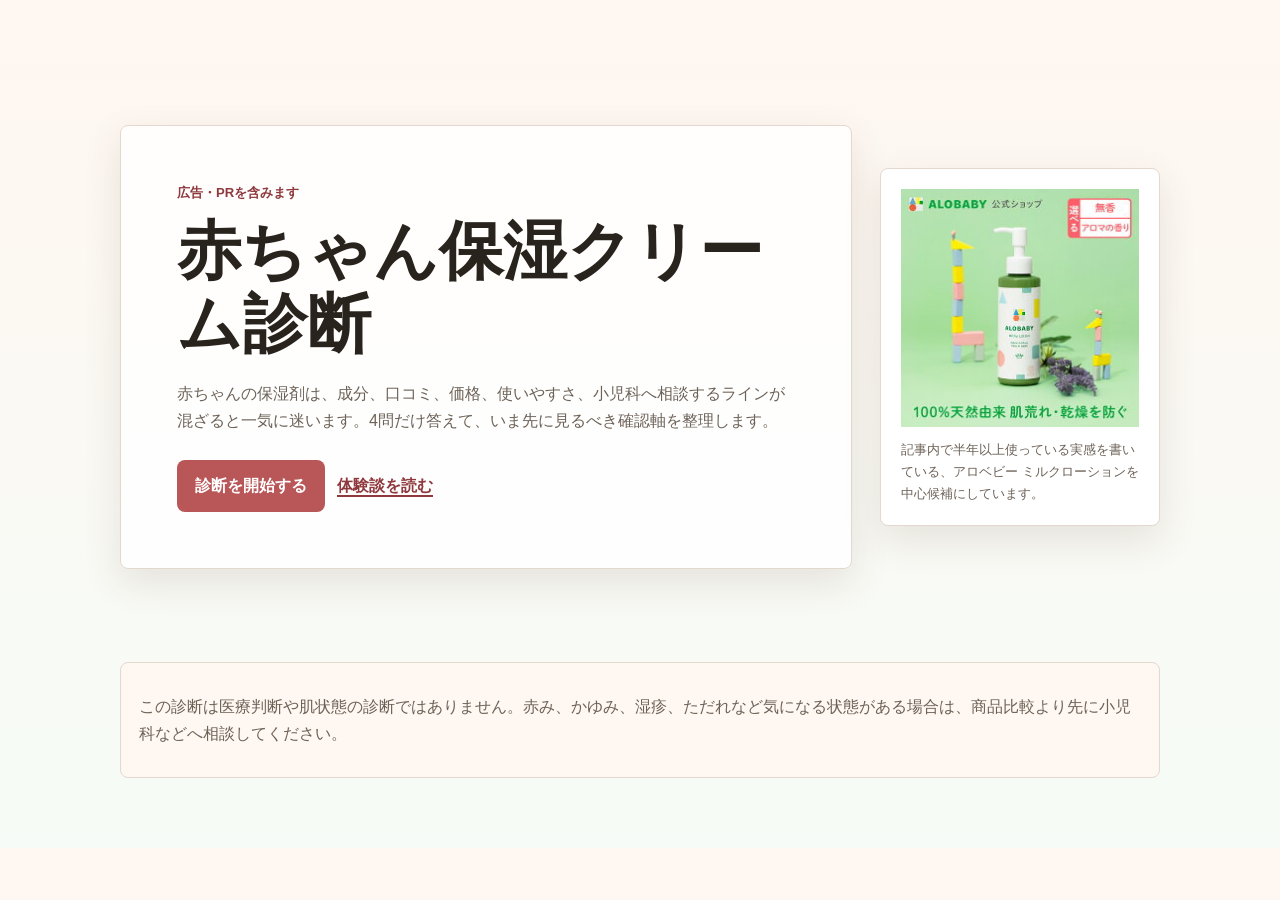
<file: index.html>
<!doctype html>
<html lang="ja">
  <head>
    <meta charset="utf-8" />
    <meta name="viewport" content="width=device-width, initial-scale=1" />
    <title>赤ちゃん保湿クリーム診断</title>
    <meta
      name="description"
      content="赤ちゃん用の保湿クリーム・ローション選びで、いま先に確認したい軸を4問で整理する簡易診断です。"
    />
    <meta property="og:title" content="赤ちゃん保湿クリーム診断" />
    <meta
      property="og:description"
      content="アロベビーを中心に、毎日の使いやすさ・公式情報・容量感など、買う前の確認軸を整理します。"
    />
    <meta property="og:image" content="./assets/alobaby-note-thumbnail.png" />
    <link rel="stylesheet" href="./styles.css?v=20260619-unagi-gift-v1" />
  </head>
  <body>
    <main class="app" id="app">
      <section class="intro" aria-labelledby="app-title">
        <div class="intro__copy">
          <p class="label" data-disclosure-label>広告・PRを含みます</p>
          <h1 id="app-title" data-app-title>赤ちゃん保湿クリーム診断</h1>
          <p data-intro-copy></p>
          <div class="intro__actions">
            <button class="primary-button" type="button" data-start>
              診断を開始する
            </button>
            <a class="text-link" href="#" data-article-link>
              関連記事を読む
            </a>
          </div>
        </div>
        <figure class="product-figure" data-hero-figure>
          <img
            src="./assets/alobaby-milk-lotion-rakuten-240.jpg"
            alt="アロベビー ミルクローションの商品画像"
            data-hero-image
          />
          <figcaption data-hero-caption></figcaption>
        </figure>
      </section>

      <section class="notice" aria-label="このチェックの前提">
        <p data-notice></p>
      </section>

      <section class="quiz" aria-live="polite" hidden>
        <div class="progress">
          <span data-step-label>1 / 5</span>
          <div class="progress__bar" aria-hidden="true">
            <span data-progress-bar></span>
          </div>
        </div>
        <div class="question-card">
          <p class="label" data-question-kicker></p>
          <h2 data-question-title></h2>
          <div class="choices" data-choices></div>
        </div>
        <div class="nav-actions">
          <button class="secondary-button" type="button" data-back>戻る</button>
          <button class="secondary-button" type="button" data-reset>最初から</button>
        </div>
      </section>

      <section class="result" hidden>
        <div class="result__header">
          <p class="label" data-result-label>チェック結果</p>
          <p class="result-type-code" data-result-type-code></p>
          <h2 data-result-title></h2>
          <p class="result-tagline" data-result-tagline></p>
          <p data-result-summary></p>
          <div class="result-insight" data-result-insight hidden>
            <p class="result-insight__title">このタイプに近い理由</p>
            <p data-result-match-reason></p>
            <p class="result-insight__next" data-result-next-action></p>
          </div>
        </div>
        <div class="result__grid">
          <section class="result-box">
            <h3 data-points-title>先に見るポイント</h3>
            <ul data-result-points></ul>
          </section>
          <section class="result-box">
            <h3 data-checklist-title>買う前のメモ</h3>
            <ul data-result-checklist></ul>
          </section>
        </div>
        <section class="offers" aria-labelledby="offers-title">
          <div class="offers__header">
            <p class="label" data-offers-label>確認先候補</p>
            <h3 id="offers-title" data-offers-title>あなたに一番近い確認先</h3>
            <p data-offer-intro></p>
          </div>
          <div class="offer-list" data-offer-list></div>
          <p class="offer-note" data-offer-note></p>
        </section>
        <div class="nav-actions">
          <button class="secondary-button" type="button" data-reset-result>
            もう一度診断する
          </button>
          <a class="text-link" href="#" data-result-article-link>
            判断の記録を読む
          </a>
        </div>
      </section>
    </main>

    <script src="./data/diagnoses.js?v=20260619-unagi-gift-v1"></script>
    <script src="./data/career-change-a8-001.generated.js?v=20260619-unagi-gift-v1"></script>
    <script src="./app.js?v=20260619-unagi-gift-v1"></script>
  </body>
</html>
</file>
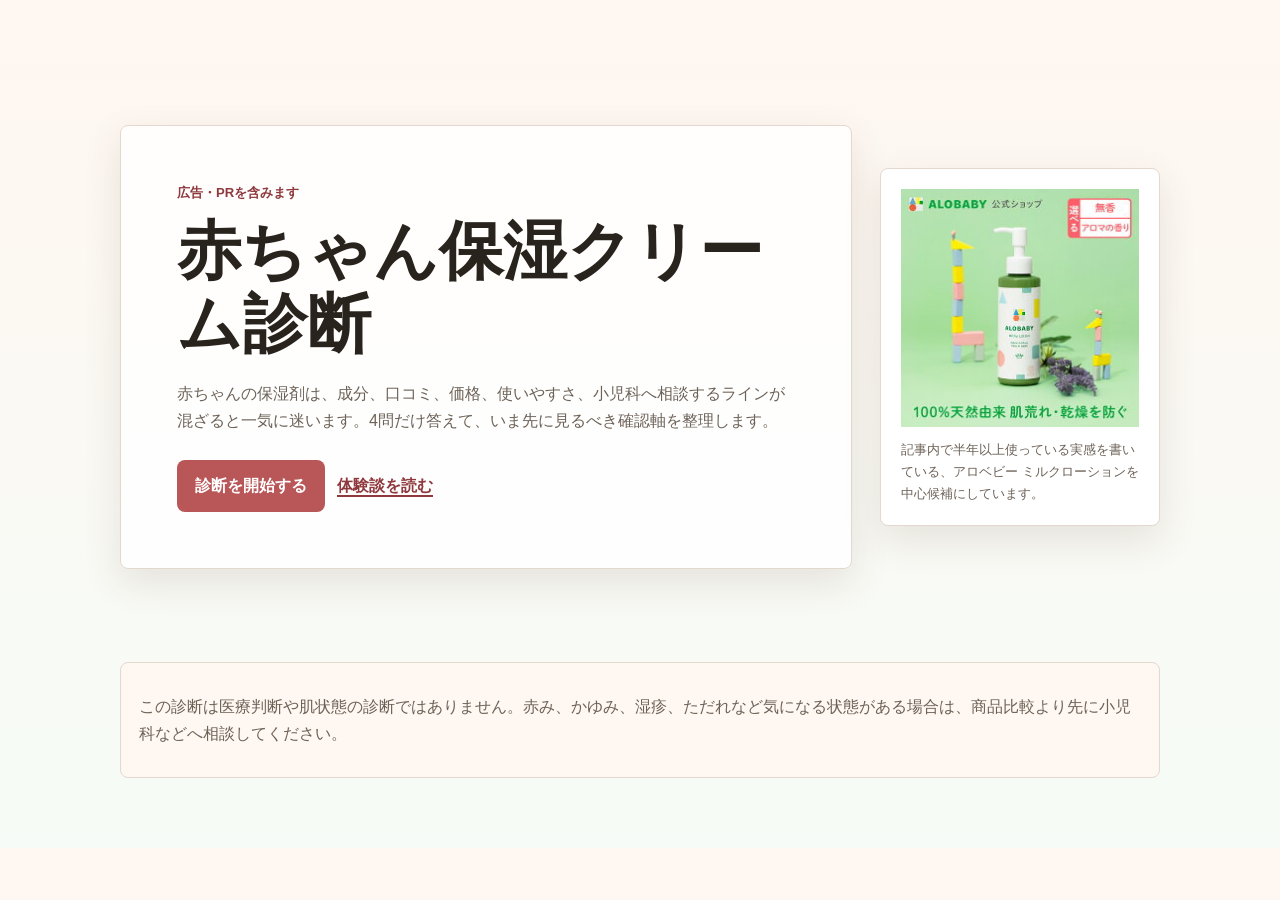
<file: cards/baby-lotion/index.html>
<!doctype html>
<html lang="ja">
  <head>
    <meta charset="utf-8" />
    <meta name="viewport" content="width=device-width, initial-scale=1" />
    <title>赤ちゃん保湿クリーム診断</title>
    <link
      rel="canonical"
      href="https://koxtuichi.github.io/product-diagnosis/?id=baby-lotion&amp;v=20260618-baby-lotion-v2"
    />
    <meta
      name="description"
      content="赤ちゃんの保湿剤選びで、いま先に見るべき確認軸を4問で整理します。アロベビーを中心に、使いやすさ・公式情報・容量感も比較できます。"
    />
    <meta property="og:type" content="website" />
    <meta
      property="og:url"
      content="https://koxtuichi.github.io/product-diagnosis/cards/baby-lotion/"
    />
    <meta property="og:title" content="赤ちゃん保湿クリーム診断" />
    <meta
      property="og:description"
      content="アロベビーを中心に、毎日の使いやすさ・公式情報・容量感など、買う前の確認軸を整理します。"
    />
    <meta
      property="og:image"
      content="https://koxtuichi.github.io/product-diagnosis/assets/alobaby-note-thumbnail.png"
    />
    <meta name="twitter:card" content="summary_large_image" />
    <meta name="twitter:title" content="赤ちゃん保湿クリーム診断" />
    <meta
      name="twitter:description"
      content="赤ちゃんの保湿剤選びで、いま先に見るべき確認軸を4問で整理します。"
    />
    <meta
      name="twitter:image"
      content="https://koxtuichi.github.io/product-diagnosis/assets/alobaby-note-thumbnail.png"
    />
    <meta
      http-equiv="refresh"
      content="0; url=../../?id=baby-lotion&amp;v=20260618-baby-lotion-v2"
    />
    <script>
      window.location.replace("../../?id=baby-lotion&v=20260618-baby-lotion-v2");
    </script>
  </head>
  <body>
    <p>
      <a href="../../?id=baby-lotion&amp;v=20260618-baby-lotion-v2">移動しない場合はこちら</a>
    </p>
  </body>
</html>
</file>
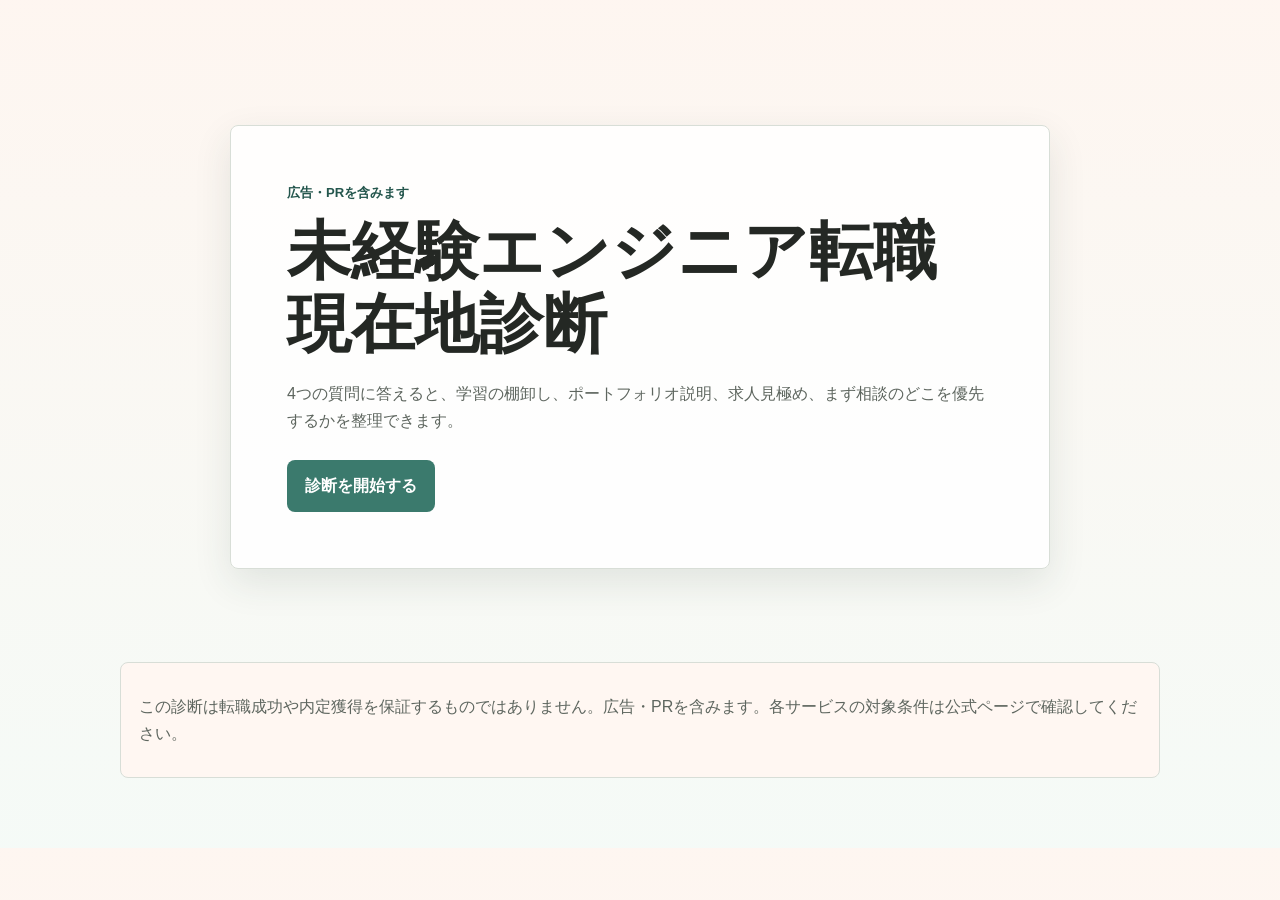
<file: cards/career-change-a8-001/index.html>
<!doctype html>
<html lang="ja">
  <head>
    <meta charset="utf-8" />
    <meta name="viewport" content="width=device-width, initial-scale=1" />
    <title>【未経験エンジニアの転職診断】AIで作ったアプリ、どう伝える？</title>
    <meta
      name="description"
      content="AIで作った小さいアプリを未経験エンジニア転職へどうつなげるか、学習・説明・求人確認・相談先を整理する診断です。"
    />
    <link
      rel="canonical"
      href="https://koxtuichi.github.io/product-diagnosis/?id=career-change-a8-001&amp;v=0fac03d"
    />
    <meta property="og:type" content="website" />
    <meta
      property="og:url"
      content="https://koxtuichi.github.io/product-diagnosis/cards/career-change-a8-001/"
    />
    <meta
      property="og:title"
      content="【未経験エンジニアの転職診断】AIで作ったアプリ、どう伝える？"
    />
    <meta
      property="og:description"
      content="AIで作った小さいアプリを未経験エンジニア転職へどうつなげるか、学習・説明・求人確認・相談先を整理する診断です。"
    />
    <meta
      property="og:image"
      content="https://koxtuichi.github.io/product-diagnosis/assets/career-change-diagnosis-app-thumbnail-v2.png"
    />
    <meta property="og:image:width" content="1920" />
    <meta property="og:image:height" content="1005" />
    <meta name="twitter:card" content="summary_large_image" />
    <meta
      name="twitter:title"
      content="【未経験エンジニアの転職診断】AIで作ったアプリ、どう伝える？"
    />
    <meta
      name="twitter:description"
      content="AIで作った小さいアプリを未経験エンジニア転職へどうつなげるか、学習・説明・求人確認・相談先を整理する診断です。"
    />
    <meta
      name="twitter:image"
      content="https://koxtuichi.github.io/product-diagnosis/assets/career-change-diagnosis-app-thumbnail-v2.png"
    />
    <meta
      http-equiv="refresh"
      content="0; url=../../?id=career-change-a8-001&amp;v=0fac03d"
    />
    <script>
      window.location.replace("../../?id=career-change-a8-001&v=0fac03d");
    </script>
  </head>
  <body>
    <p>
      診断アプリへ移動します。
      <a href="../../?id=career-change-a8-001&amp;v=0fac03d">移動しない場合はこちら</a>
    </p>
  </body>
</html>
</file>
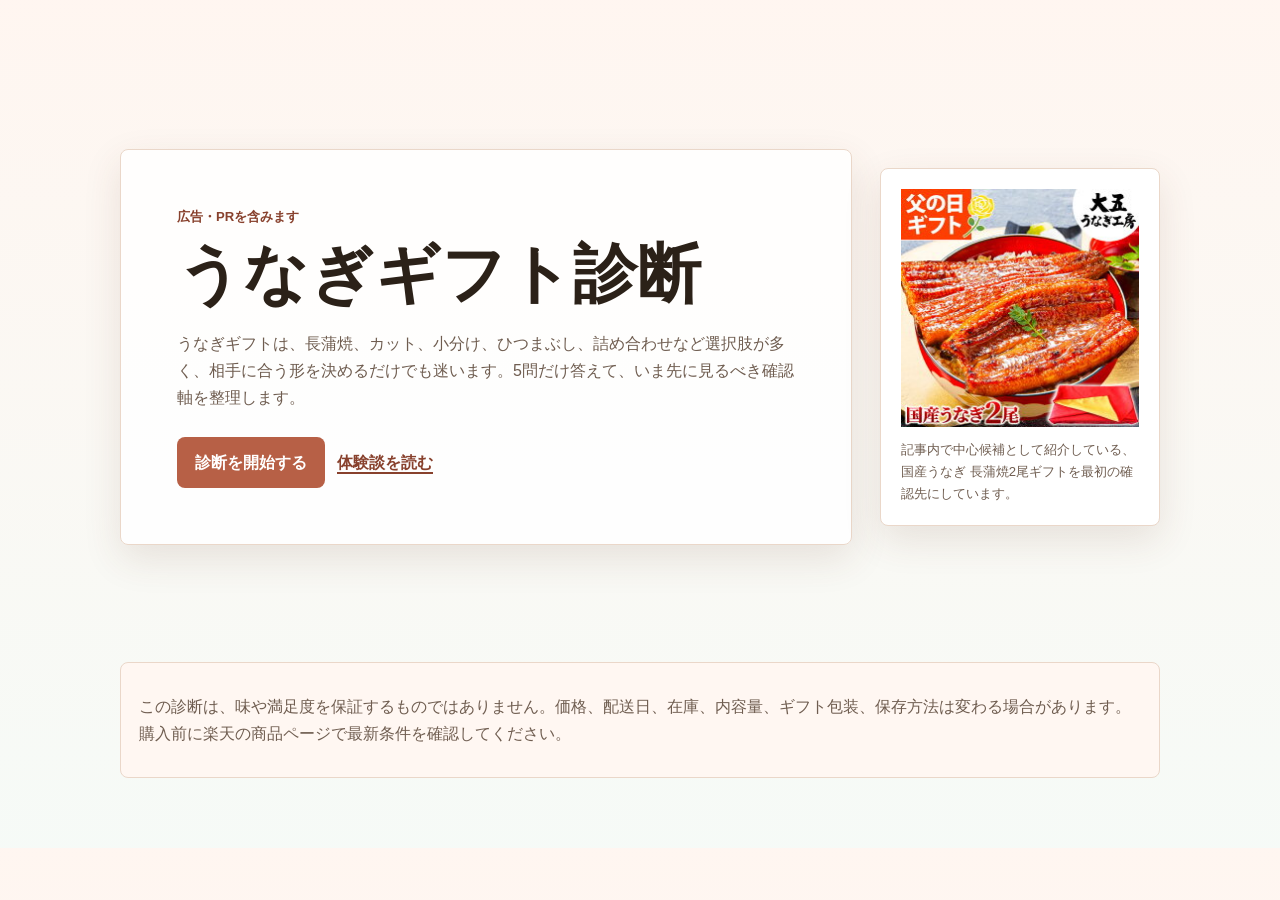
<file: cards/unagi-gift/index.html>
<!doctype html>
<html lang="ja">
  <head>
    <meta charset="utf-8" />
    <meta name="viewport" content="width=device-width, initial-scale=1" />
    <title>うなぎギフト診断</title>
    <meta
      name="description"
      content="父の日や誕生日にうなぎを贈る前に、相手の食べ方・量・特別感・冷凍庫の不安を整理する診断です。"
    />
    <link
      rel="canonical"
      href="https://koxtuichi.github.io/product-diagnosis/?id=unagi-gift&amp;v=20260619-unagi-gift-v1"
    />
    <meta property="og:type" content="website" />
    <meta
      property="og:url"
      content="https://koxtuichi.github.io/product-diagnosis/cards/unagi-gift/"
    />
    <meta property="og:title" content="うなぎギフト診断" />
    <meta
      property="og:description"
      content="形に残るものより、一緒に楽しめる時間を贈りたい人へ。うなぎギフト選びの確認軸を整理します。"
    />
    <meta
      property="og:image"
      content="https://koxtuichi.github.io/product-diagnosis/assets/unagi-gift-diagnosis-thumbnail.png"
    />
    <meta property="og:image:width" content="1280" />
    <meta property="og:image:height" content="670" />
    <meta name="twitter:card" content="summary_large_image" />
    <meta name="twitter:title" content="うなぎギフト診断" />
    <meta
      name="twitter:description"
      content="父の日や誕生日にうなぎを贈る前に、相手の食べ方・量・特別感・冷凍庫の不安を整理する診断です。"
    />
    <meta
      name="twitter:image"
      content="https://koxtuichi.github.io/product-diagnosis/assets/unagi-gift-diagnosis-thumbnail.png"
    />
    <meta
      http-equiv="refresh"
      content="0; url=../../?id=unagi-gift&amp;v=20260619-unagi-gift-v1"
    />
    <script>
      window.location.replace("../../?id=unagi-gift&v=20260619-unagi-gift-v1");
    </script>
  </head>
  <body>
    <p>
      診断アプリへ移動します。
      <a href="../../?id=unagi-gift&amp;v=20260619-unagi-gift-v1">移動しない場合はこちら</a>
    </p>
  </body>
</html>
</file>
<file: styles.css>
:root {
  color-scheme: light;
  --bg: #fffaf6;
  --surface: #ffffff;
  --surface-soft: #f5fbf7;
  --ink: #29231d;
  --muted: #6d6257;
  --line: #e3d8ce;
  --accent: #b95658;
  --accent-dark: #8f393e;
  --mint: #6e9b82;
  --shadow: 0 14px 38px rgba(83, 55, 40, 0.12);
}

body[data-theme="career"] {
  --bg: #f7f8f5;
  --surface-soft: #edf5ef;
  --ink: #242824;
  --muted: #5e665f;
  --line: #d8ded7;
  --accent: #3b7a6d;
  --accent-dark: #24564d;
  --mint: #a77a3d;
  --shadow: 0 14px 38px rgba(39, 61, 55, 0.11);
}

body[data-theme="unagi"] {
  --bg: #fff8f4;
  --surface-soft: #fff2e8;
  --ink: #2b2118;
  --muted: #6f5d50;
  --line: #ead7c9;
  --accent: #b76046;
  --accent-dark: #88412d;
  --mint: #b8895b;
  --shadow: 0 14px 38px rgba(101, 58, 38, 0.12);
}

* {
  box-sizing: border-box;
}

[hidden] {
  display: none !important;
}

body {
  margin: 0;
  background:
    linear-gradient(180deg, rgba(255, 246, 240, 0.9), rgba(245, 251, 247, 0.9)),
    var(--bg);
  color: var(--ink);
  font-family: -apple-system, BlinkMacSystemFont, "Hiragino Sans", "Noto Sans JP",
    "Yu Gothic", sans-serif;
  line-height: 1.7;
}

.app {
  width: min(1040px, calc(100% - 32px));
  margin: 0 auto;
  padding: 32px 0 48px;
}

.intro {
  display: grid;
  grid-template-columns: minmax(0, 1fr) 280px;
  gap: 28px;
  align-items: center;
  min-height: 70vh;
}

.intro--no-figure {
  grid-template-columns: minmax(0, 820px);
  justify-content: center;
}

.intro__copy,
.question-card,
.result,
.notice,
.offer-card,
.result-box,
.product-figure {
  border: 1px solid var(--line);
  border-radius: 8px;
  background: rgba(255, 255, 255, 0.88);
  box-shadow: var(--shadow);
}

.intro__copy {
  padding: clamp(28px, 6vw, 56px);
}

.label {
  margin: 0 0 10px;
  color: var(--accent-dark);
  font-size: 0.82rem;
  font-weight: 700;
  letter-spacing: 0;
}

h1,
h2,
h3,
p {
  overflow-wrap: anywhere;
}

h1 {
  margin: 0 0 18px;
  max-width: 720px;
  font-size: clamp(2rem, 5vw, 4.15rem);
  line-height: 1.15;
  letter-spacing: 0;
}

h2 {
  margin: 0 0 18px;
  font-size: clamp(1.35rem, 3vw, 2.15rem);
  line-height: 1.35;
  letter-spacing: 0;
}

h3 {
  margin: 0 0 10px;
  font-size: 1.05rem;
  letter-spacing: 0;
}

h4 {
  margin: 0 0 8px;
  font-size: 1rem;
  line-height: 1.45;
  letter-spacing: 0;
}

.intro__copy > p:not(.label),
.result__header > p,
.offers__header > p:not(.label),
.offer-card__note,
.offer-note,
.notice p {
  color: var(--muted);
}

.intro__actions,
.nav-actions {
  display: flex;
  flex-wrap: wrap;
  gap: 12px;
  align-items: center;
  margin-top: 26px;
}

.primary-button,
.secondary-button,
.choice-button {
  min-height: 44px;
  border: 0;
  border-radius: 8px;
  font: inherit;
  font-weight: 700;
  cursor: pointer;
}

.primary-button {
  display: inline-flex;
  align-items: center;
  justify-content: center;
  padding: 12px 18px;
  background: var(--accent);
  color: #fff;
  text-decoration: none;
}

.primary-button:hover,
.primary-button:focus-visible {
  background: var(--accent-dark);
}

.secondary-button {
  padding: 10px 14px;
  background: var(--surface-soft);
  color: var(--ink);
  border: 1px solid #cfe1d6;
}

.text-link {
  color: var(--accent-dark);
  font-weight: 700;
  text-decoration-thickness: 2px;
  text-underline-offset: 4px;
}

.product-figure {
  margin: 0;
  padding: 20px;
  background: var(--surface);
}

.product-figure img {
  display: block;
  width: 100%;
  aspect-ratio: 1;
  object-fit: contain;
}

.product-figure figcaption {
  margin-top: 12px;
  color: var(--muted);
  font-size: 0.82rem;
}

.notice {
  margin: 0 0 22px;
  padding: 14px 18px;
  background: #fff7f2;
  box-shadow: none;
}

.quiz,
.result {
  max-width: 820px;
  margin: 0 auto;
}

.progress {
  margin-bottom: 16px;
  color: var(--muted);
  font-weight: 700;
}

.progress__bar {
  height: 8px;
  margin-top: 8px;
  overflow: hidden;
  border-radius: 999px;
  background: #eadfd6;
}

.progress__bar span {
  display: block;
  width: 0;
  height: 100%;
  border-radius: inherit;
  background: var(--mint);
  transition: width 180ms ease;
}

.question-card {
  padding: clamp(22px, 5vw, 38px);
}

.choices {
  display: grid;
  gap: 12px;
}

.choice-button {
  display: block;
  width: 100%;
  padding: 14px 16px;
  background: var(--surface);
  border: 1px solid var(--line);
  color: var(--ink);
  text-align: left;
}

.choice-button:hover {
  border-color: var(--line);
  background: var(--surface);
}

@media (hover: hover) and (pointer: fine) {
  .choice-button:hover {
    border-color: var(--mint);
    background: var(--surface);
  }
}

.choice-button:focus-visible {
  border-color: var(--mint);
  background: var(--surface);
  outline: 3px solid rgba(110, 155, 130, 0.24);
  outline-offset: 2px;
}

.choice-button:focus:not(:focus-visible) {
  border-color: var(--line);
  background: var(--surface);
  outline: none;
}

.result {
  padding: clamp(22px, 5vw, 38px);
}

.result-type-code {
  display: inline-flex;
  width: fit-content;
  margin: 0 0 10px;
  padding: 4px 10px;
  border-radius: 999px;
  background: var(--surface-soft);
  color: var(--accent-dark);
  font-size: 0.78rem;
  font-weight: 800;
}

.result-tagline {
  margin: -4px 0 12px;
  color: var(--ink);
  font-weight: 700;
}

.result-insight {
  margin-top: 18px;
  padding: 2px 0 2px 16px;
  border-left: 4px solid var(--mint);
}

.result-insight p {
  margin: 0;
}

.result-insight p + p {
  margin-top: 8px;
}

.result-insight__title {
  color: var(--accent-dark);
  font-size: 0.86rem;
  font-weight: 800;
}

.result-insight__next {
  color: var(--ink);
  font-weight: 700;
}

.result__grid {
  display: grid;
  grid-template-columns: repeat(2, minmax(0, 1fr));
  gap: 14px;
  margin: 24px 0;
}

.result-box {
  padding: 18px;
  box-shadow: none;
}

ul {
  margin: 0;
  padding-left: 1.15rem;
}

li + li {
  margin-top: 8px;
}

.offers {
  margin-top: 24px;
}

.offers__header {
  margin-bottom: 14px;
}

.offer-list {
  display: grid;
  gap: 14px;
}

.offer-card {
  display: grid;
  grid-template-columns: 132px minmax(0, 1fr);
  gap: 18px;
  align-items: start;
  padding: 16px;
  box-shadow: none;
  background: #fffdfb;
}

.offer-card--no-image {
  grid-template-columns: 1fr;
}

.offer-card__image {
  width: 132px;
  height: 132px;
  object-fit: contain;
  border-radius: 8px;
  border: 1px solid var(--line);
  background: #fff;
}

.offer-card__banner {
  display: grid;
  justify-items: center;
  align-content: center;
  min-width: 0;
}

.offer-card__banner a,
.offer-card__banner img {
  max-width: 100%;
}

.offer-card__banner img {
  height: auto;
  border-radius: 8px;
}

body[data-theme="career"] .offer-card {
  grid-template-columns: minmax(240px, 0.9fr) minmax(0, 1.1fr);
  align-items: center;
}

body[data-theme="career"] .offer-card__banner {
  justify-self: center;
  width: 100%;
  max-width: 320px;
}

body[data-theme="career"] .offer-card__image {
  justify-self: center;
  width: 100%;
  max-width: 320px;
  height: auto;
  aspect-ratio: 1920 / 1005;
  object-fit: cover;
  background: #f6f8f2;
}

.offer-card__badge {
  display: inline-flex;
  width: fit-content;
  margin: 0 0 8px;
  padding: 3px 9px;
  border-radius: 999px;
  background: var(--surface-soft);
  color: var(--accent-dark);
  font-size: 0.78rem;
  font-weight: 700;
}

.offer-card__price {
  margin: 0 0 8px;
  color: var(--ink);
  font-weight: 700;
}

.offer-card__note {
  margin: 0 0 14px;
  font-size: 0.92rem;
}

.offer-note {
  margin: 14px 0 0;
  font-size: 0.82rem;
}

@media (max-width: 760px) {
  .app {
    width: min(100% - 24px, 620px);
    padding-top: 18px;
  }

  .intro {
    grid-template-columns: 1fr;
    min-height: auto;
  }

  .product-figure {
    order: -1;
  }

  .result__grid,
  .offer-card {
    grid-template-columns: 1fr;
  }

  .offer-card__image {
    width: min(180px, 100%);
    height: auto;
  }

  body[data-theme="career"] .offer-card {
    grid-template-columns: 1fr;
  }

  body[data-theme="career"] .offer-card__image {
    width: 100%;
    max-width: 100%;
  }

  body[data-theme="career"] .offer-card__banner {
    width: 100%;
    max-width: 100%;
  }
}
</file>
